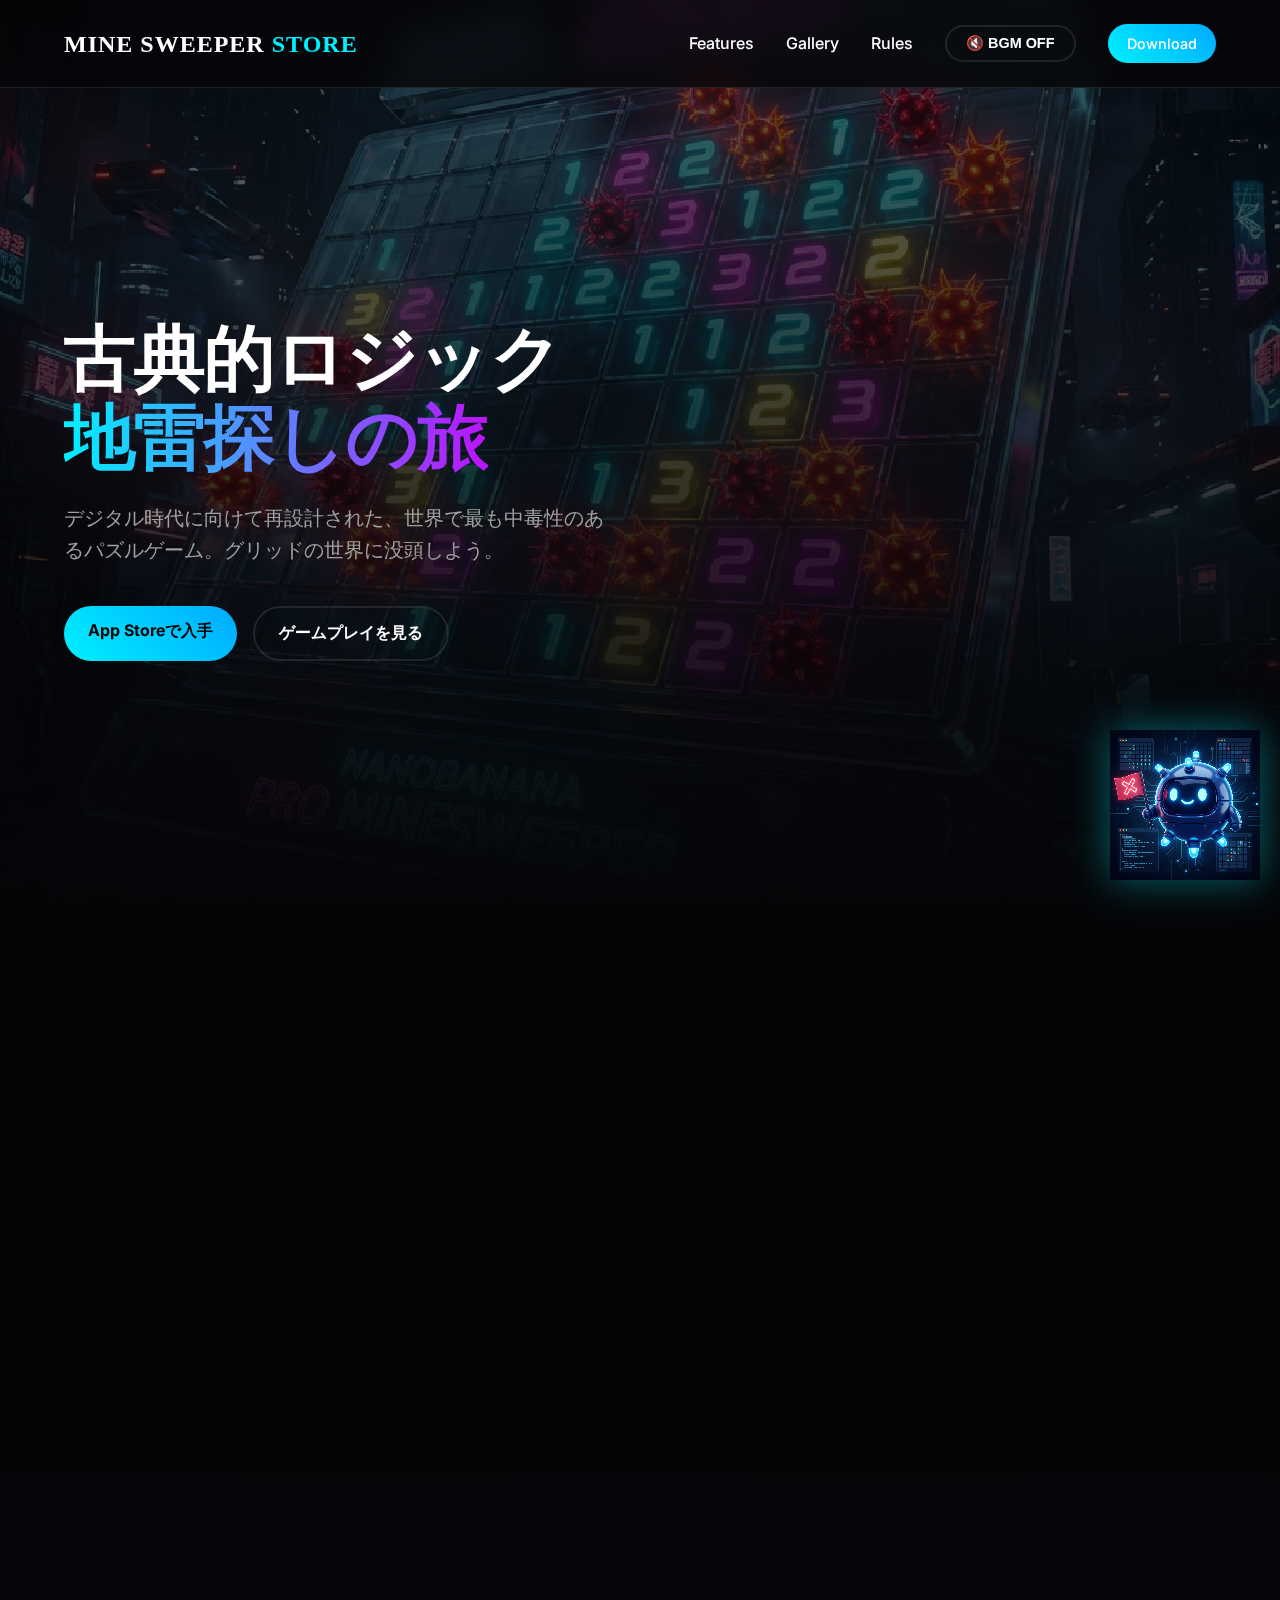
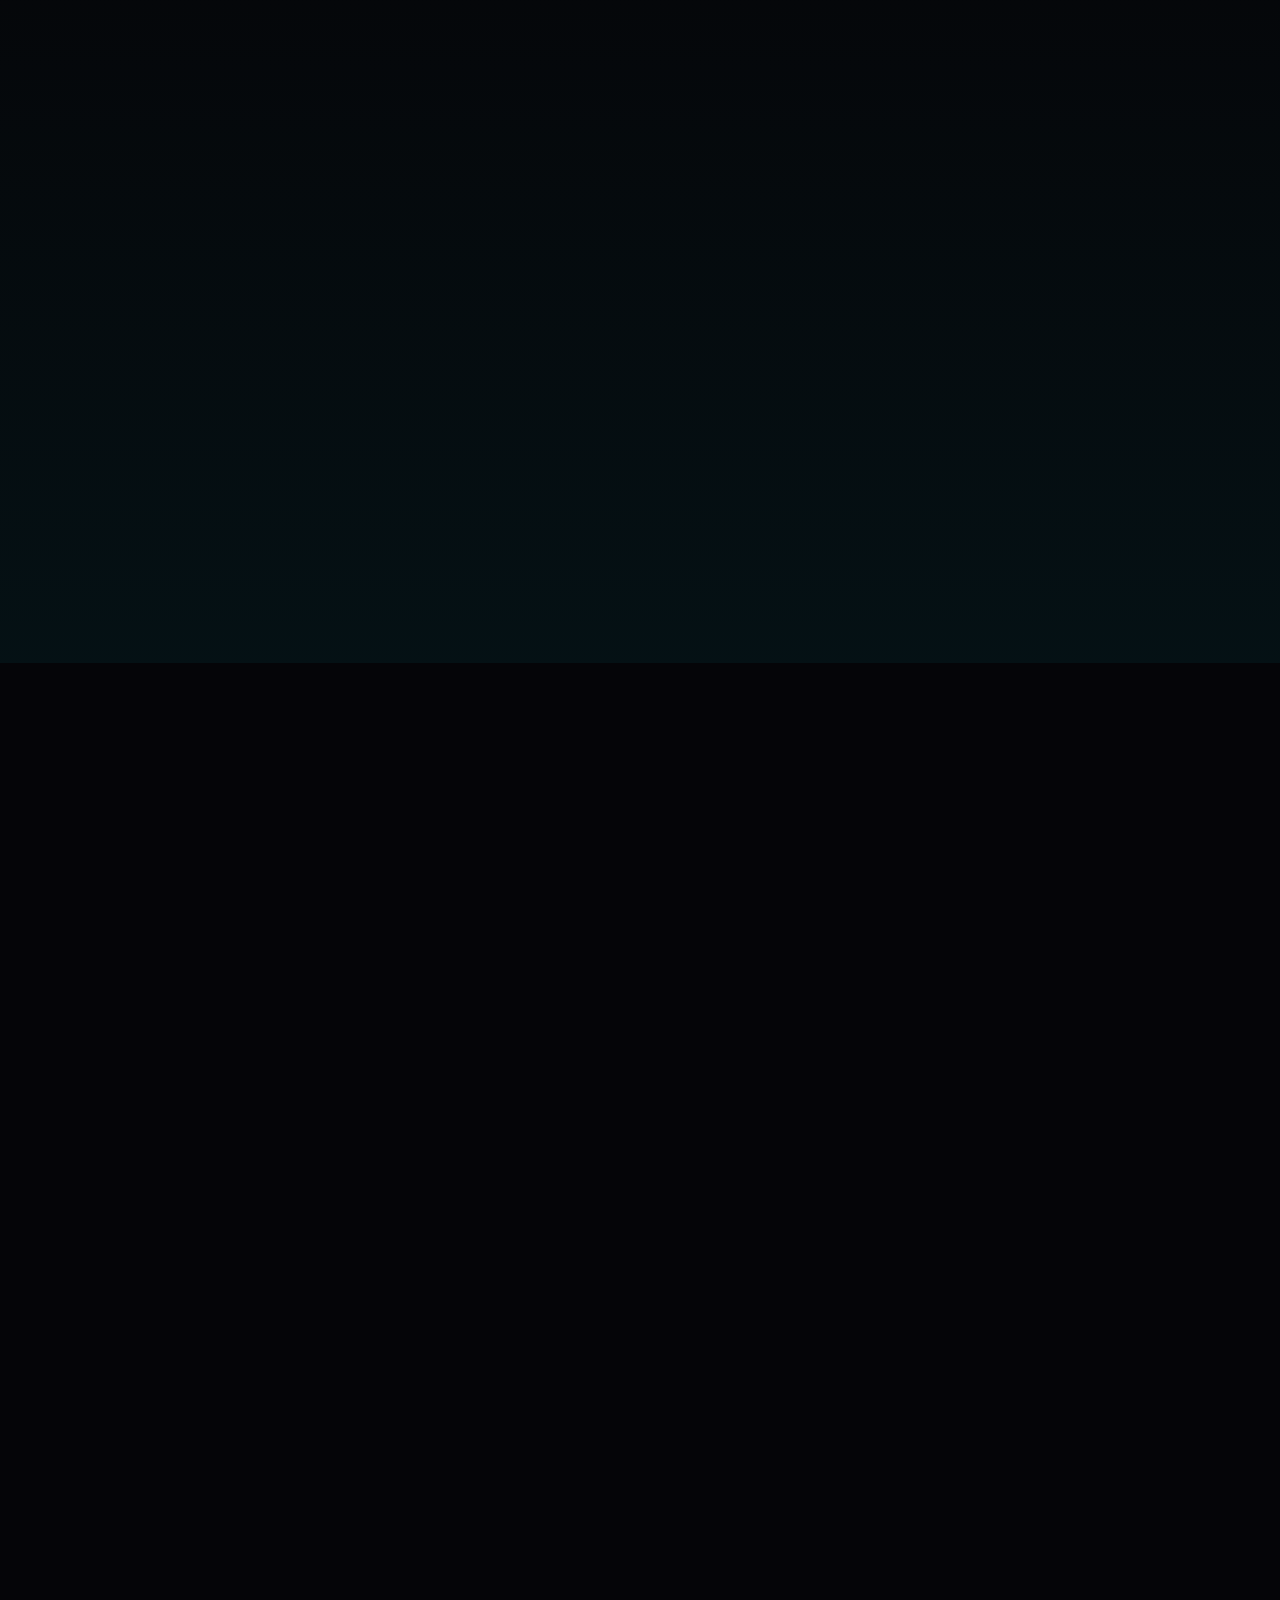
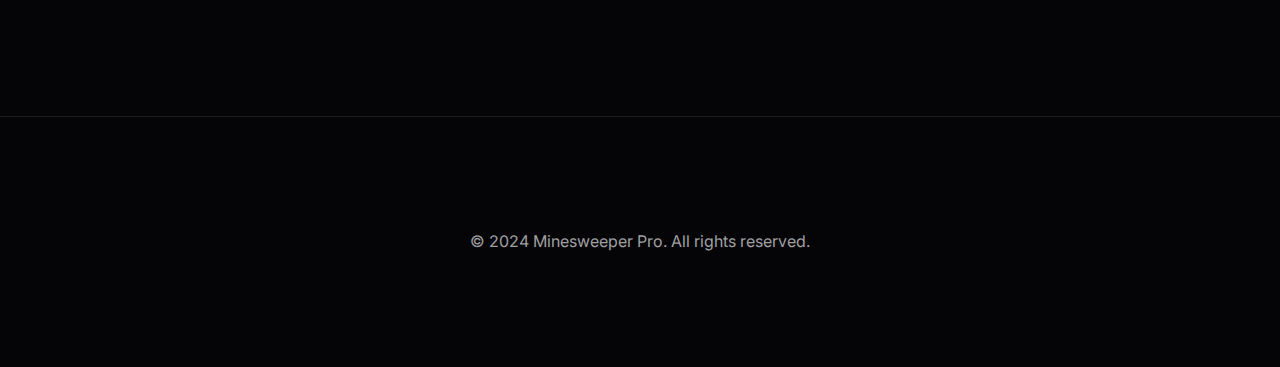
<file: index.html>
<!DOCTYPE html>
<html lang="ja">

<head>
    <meta charset="UTF-8">
    <meta name="viewport" content="width=device-width, initial-scale=1.0">
    <title>Minesweeper Pro - 究極の論理パズル</title>
    <meta name="description" content="これまでにないマインスイーパ体験を。美しいビジュアル、スムーズな操作性、そしてダークモード。今すぐダウンロード。">

    <!-- Google Fonts -->
    <link rel="preconnect" href="https://fonts.googleapis.com">
    <link rel="preconnect" href="https://fonts.gstatic.com" crossorigin>
    <link href="https://fonts.googleapis.com/css2?family=Inter:wght@300;400;600;800&family=Outfit:wght@700&display=swap"
        rel="stylesheet">

    <link rel="stylesheet" href="style.css">

    <!-- Animation Library (AOS) -->
    <link href="https://unpkg.com/aos@2.3.1/dist/aos.css" rel="stylesheet">
</head>

<body>

    <nav class="navbar">
        <div class="logo">MINE SWEEPER <span class="highlight">STORE</span></div>
        <ul class="nav-links">
            <li><a href="#features">Features</a></li>
            <li><a href="#showcase">Gallery</a></li>
            <li><a href="#how-to-play">Rules</a></li>
            <li><button id="bgm-toggle" class="btn-secondary small" style="cursor: pointer;">🔇 BGM OFF</button></li>
            <li><a href="#download" class="btn-primary small">Download</a></li>
        </ul>
    </nav>

    <header class="hero">
        <div class="hero-bg">
            <img src="assets/hero.png" alt="Minesweeper Grid Background">
        </div>
        <div class="container hero-container">
            <div class="hero-text" data-aos="fade-right">
                <h1>古典的ロジック<br><span class="gradient-text">地雷探しの旅</span></h1>
                <p>デジタル時代に向けて再設計された、世界で最も中毒性のあるパズルゲーム。グリッドの世界に没頭しよう。
                </p>
                <div class="hero-buttons">
                    <a href="#download" class="btn-primary">App Storeで入手</a>
                    <a href="#showcase" class="btn-secondary">ゲームプレイを見る</a>
                </div>
            </div>
            <!-- Removed Hero Visual as requested -->
        </div>
    </header>

    <section id="features" class="features">
        <div class="container">
            <!-- Removed Title "Why Go Pro?" -->
            <h2 data-aos="fade-up">特徴</h2>
            <div class="feature-grid">
                <div class="feature-card glass" data-aos="fade-up" data-aos-delay="100">
                    <div class="icon">✨</div>
                    <h3>懐かしいビジュアル</h3>
                    <p>灰色の箱は忘れましょう。滑らかなアニメーションを備えた、ネオン輝く没入感のあるインターフェースをお楽しみください。</p>
                </div>
                <div class="feature-card glass" data-aos="fade-up" data-aos-delay="200">
                    <div class="icon">🎮</div>
                    <h3>精密な操作性</h3>
                    <p>タッチ操作のために設計。正確なタップ、ホールド、フラグ立てが可能。誤爆はもうありません。</p>
                </div>
                <div class="feature-card glass" data-aos="fade-up" data-aos-delay="300">
                    <div class="icon">🌙</div>
                    <h3>真のダークモード</h3>
                    <p>目に優しく、深夜のプレイに最適。有機ELの深い黒が色を鮮やかに引き立てます。</p>
                </div>
            </div>
        </div>
    </section>

    </section>

    <section id="how-to-play" class="tutorial-section">
        <div class="container">
            <h2 data-aos="fade-up" style="text-align: center;">遊び方ガイド</h2>
            <div class="tutorial-grid">
                <!-- Step 1 -->
                <div class="tutorial-card" data-aos="fade-up" data-aos-delay="100">
                    <div class="ms-demo-grid">
                        <div class="ms-cell open"></div>
                        <div class="ms-cell open one">1</div>
                        <div class="ms-cell closed"></div>
                        <div class="ms-cell open"></div>
                        <div class="ms-cell open one">1</div>
                        <div class="ms-cell closed"></div>
                        <div class="ms-cell open"></div>
                        <div class="ms-cell open"></div>
                        <div class="ms-cell open"></div>
                    </div>
                    <h3>1. 数字を見る</h3>
                    <p>開いたマスの数字は、その周囲8マス（縦・横・斜め）に隠れている地雷の数を示しています。</p>
                </div>

                <!-- Step 2 -->
                <div class="tutorial-card" data-aos="fade-up" data-aos-delay="200">
                    <div class="ms-demo-grid">
                        <div class="ms-cell open one">1</div>
                        <div class="ms-cell flag">🚩</div>
                        <div class="ms-cell open one">1</div>
                        <div class="ms-cell open one">1</div>
                        <div class="ms-cell open two">2</div>
                        <div class="ms-cell open one">1</div>
                        <div class="ms-cell open"></div>
                        <div class="ms-cell open one">1</div>
                        <div class="ms-cell closed"></div>
                    </div>
                    <h3>2. 地雷を特定する</h3>
                    <p>数字をヒントに、「ここには絶対に地雷がある」と確信したら、長押し（または右クリック）で旗を立てましょう。</p>
                </div>

                <!-- Step 3 -->
                <div class="tutorial-card" data-aos="fade-up" data-aos-delay="300">
                    <div class="ms-demo-grid">
                        <div class="ms-cell open one">1</div>
                        <div class="ms-cell flag">🚩</div>
                        <div class="ms-cell open one">1</div>
                        <div class="ms-cell open one">1</div>
                        <div class="ms-cell closed"></div>
                        <div class="ms-cell open one">1</div>
                        <div class="ms-cell open"></div>
                        <div class="ms-cell open one">1</div>
                        <div class="ms-cell closed"></div>
                    </div>
                    <h3>3. 安全な場所を開く</h3>
                    <p>地雷以外のすべてのマスを開けばクリアです！論理と推測を駆使してグリッドを攻略しましょう。</p>
                </div>
            </div>
        </div>
    </section>

    <section id="showcase" class="showcase">
        <div class="container split-layout">
            <div class="text-content" data-aos="fade-right">
                <h2>完璧を目指した<span class="highlight">デザイン</span></h2>
                <p>すべてのピクセルが磨き上げられています。心地よいクリック音から勝利時のパーティクルエフェクトまで、Minesweeper Proは素朴な名作を感覚的な体験へと昇華させます。</p>
                <ul class="feature-list">
                    <li>デイリーチャレンジ</li>
                    <li>グローバルランキング</li>
                    <li>カスタマイズ可能なテーマ</li>
                </ul>
            </div>
            <div class="image-content" data-aos="fade-left">
                <div class="mockup-container">
                    <img src="assets/mockup.png" alt="App Mockup" class="floating-mockup">
                    <div class="glow-effect"></div>
                </div>
            </div>
        </div>
    </section>

    <section id="download" class="cta-section">
        <div class="glass card" data-aos="zoom-in">
            <h2>地雷原に行く準備はいいですか？</h2>
            <p>数百万人のプレイヤーと共に、論理とスピードの究極のテストに参加しましょう。</p>
            <button class="btn-primary large">今すぐダウンロード &rarr;</button>
        </div>
    </section>

    <footer>
        <div class="container">
            <p>&copy; 2024 Minesweeper Pro. All rights reserved.</p>
        </div>
    </footer>

    <a href="#" class="mas-bot-container" id="mascot-click" onclick="return false;">
        <img src="assets/mascot.png" alt="Mas Bot" class="mas-bot">
    </a>

    <audio id="bgm-audio" loop>
        <source src="assets/bgm.mp3" type="audio/mp3">
    </audio>
    <audio id="sfx-click">
        <source src="assets/click.mp3" type="audio/mp3">
    </audio>

    <script src="https://unpkg.com/aos@2.3.1/dist/aos.js"></script>
    <script src="script.js"></script>
</body>

</html>
</file>
<file: style.css>
:root {
    --bg-color: #050508;
    --card-bg: rgba(255, 255, 255, 0.03);
    --primary-color: #00f0ff;
    --secondary-color: #bc13fe;
    --text-color: #ffffff;
    --text-muted: #a0a0a0;
    --glass-border: rgba(255, 255, 255, 0.1);
}

* {
    margin: 0;
    padding: 0;
    box-sizing: border-box;
}

body {
    font-family: 'Inter', sans-serif;
    background-color: var(--bg-color);
    color: var(--text-color);
    overflow-x: hidden;
    line-height: 1.6;
    image-rendering: pixelated;
}

h1,
h2,
h3 {
    font-family: 'DotGothic16', sans-serif;
    text-transform: uppercase;
    letter-spacing: 0.05em;
}

.logo {
    font-family: 'Press Start 2P', cursive;
    text-transform: uppercase;
    font-size: 1.2rem;
    /* Adjusted for wider font */
    line-height: 1.5;
}

/* Navbar */
.navbar {
    position: fixed;
    top: 0;
    width: 100%;
    padding: 1.5rem 5%;
    display: flex;
    justify-content: space-between;
    align-items: center;
    z-index: 1000;
    background: rgba(5, 5, 8, 0.8);
    backdrop-filter: blur(10px);
    border-bottom: 1px solid var(--glass-border);
}

.logo {
    font-size: 1.5rem;
    font-weight: 700;
    letter-spacing: 1px;
}

.highlight {
    color: var(--primary-color);
}

.nav-links {
    list-style: none;
    display: flex;
    gap: 2rem;
    align-items: center;
}

.nav-links a {
    text-decoration: none;
    color: var(--text-color);
    font-weight: 500;
    transition: color 0.3s;
}

.nav-links a:hover {
    color: var(--primary-color);
}

/* Buttons */
.btn-primary {
    background: linear-gradient(45deg, var(--primary-color), #00aaff);
    color: #000;
    padding: 0.8rem 1.5rem;
    border-radius: 30px;
    text-decoration: none;
    font-weight: 700;
    transition: transform 0.3s, box-shadow 0.3s;
    border: none;
    cursor: pointer;
    display: inline-block;
}

.btn-primary:hover {
    transform: translateY(-2px);
    box-shadow: 0 0 20px rgba(0, 240, 255, 0.4);
}

.btn-secondary {
    background: transparent;
    border: 2px solid var(--glass-border);
    color: white;
    padding: 0.8rem 1.5rem;
    border-radius: 30px;
    text-decoration: none;
    font-weight: 600;
    transition: all 0.3s;
    display: inline-block;
}

.btn-secondary:hover {
    border-color: var(--primary-color);
    color: var(--primary-color);
}

.btn-primary.small,
.btn-secondary.small {
    padding: 0.5rem 1.2rem;
    font-size: 0.9rem;
}

.btn-primary.large {
    padding: 1rem 2.5rem;
    font-size: 1.2rem;
}

/* Hero Section */
.hero {
    min-height: 100vh;
    display: flex;
    align-items: center;
    position: relative;
    overflow: hidden;
    padding-top: 80px;
}

.hero-bg {
    position: absolute;
    top: 0;
    left: 0;
    width: 100%;
    height: 100%;
    z-index: -1;
}

.hero-bg::after {
    content: '';
    position: absolute;
    top: 0;
    left: 0;
    width: 100%;
    height: 100%;
    background: linear-gradient(to bottom, rgba(5, 5, 8, 0.3), var(--bg-color));
}

.hero-bg img {
    width: 100%;
    height: 100%;
    object-fit: cover;
    opacity: 0.6;
}

.hero-container {
    display: flex;
    align-items: center;
    justify-content: space-between;
    width: 100%;
    padding: 0 1.5rem;
    max-width: 1200px;
    margin: 0 auto;
}

.hero-text {
    flex: 1;
    max-width: 600px;
}

.hero-visual {
    flex: 1;
    display: flex;
    justify-content: flex-end;
    align-items: center;
    position: relative;
}

.hero-text h1 {
    font-size: 4.5rem;
    line-height: 1.1;
    margin-bottom: 1.5rem;
    letter-spacing: -2px;
}

.gradient-text {
    background: linear-gradient(to right, var(--primary-color), var(--secondary-color));
    -webkit-background-clip: text;
    background-clip: text;
    color: transparent;
}

.hero-text p {
    font-size: 1.25rem;
    color: var(--text-muted);
    margin-bottom: 2.5rem;
    max-width: 90%;
}

.hero-buttons {
    display: flex;
    gap: 1rem;
}

/* Features */
.container {
    max-width: 1200px;
    margin: 0 auto;
    padding: 5rem 1.5rem;
}

.features {
    text-align: center;
    position: relative;
}

.features h2 {
    font-size: 2.5rem;
    margin-bottom: 3rem;
}

.feature-grid {
    display: grid;
    grid-template-columns: repeat(auto-fit, minmax(300px, 1fr));
    gap: 2rem;
}

.feature-card {
    padding: 2.5rem;
    border-radius: 20px;
    text-align: left;
    transition: transform 0.3s;
}

.glass {
    background: var(--card-bg);
    backdrop-filter: blur(12px);
    border: 1px solid var(--glass-border);
    box-shadow: 0 8px 32px 0 rgba(0, 0, 0, 0.37);
}

.feature-card:hover {
    transform: translateY(-10px);
    border-color: var(--primary-color);
}

.feature-card .icon {
    font-size: 2.5rem;
    margin-bottom: 1rem;
}

.feature-card h3 {
    margin-bottom: 0.5rem;
    color: white;
}

.feature-card p {
    color: var(--text-muted);
}

/* Showcase */
.showcase {
    overflow: hidden;
}

.split-layout {
    display: flex;
    align-items: center;
    gap: 4rem;
}

.text-content {
    flex: 1;
}

.text-content h2 {
    font-size: 3rem;
    margin-bottom: 1.5rem;
    line-height: 1.2;
}

.feature-list {
    margin-top: 2rem;
    list-style: none;
}

.feature-list li {
    margin-bottom: 1rem;
    padding-left: 2rem;
    position: relative;
    font-size: 1.1rem;
}

.feature-list li::before {
    content: '✓';
    color: var(--secondary-color);
    position: absolute;
    left: 0;
    font-weight: bold;
}

.image-content {
    flex: 1;
    display: flex;
    justify-content: center;
    position: relative;
}

.mockup-container {
    position: relative;
    max-width: 400px;
}

.floating-mockup {
    width: 100%;
    animation: float 6s ease-in-out infinite;
    filter: drop-shadow(0 20px 50px rgba(0, 0, 0, 0.5));
}

.glow-effect {
    position: absolute;
    top: 50%;
    left: 50%;
    transform: translate(-50%, -50%);
    width: 300px;
    height: 300px;
    background: var(--secondary-color);
    filter: blur(100px);
    opacity: 0.2;
    z-index: -1;
}

@keyframes float {
    0% {
        transform: translateY(0px);
    }

    50% {
        transform: translateY(-20px);
    }

    100% {
        transform: translateY(0px);
    }
}

/* CTA */
.cta-section {
    text-align: center;
    padding: 5rem 1.5rem;
}

.cta-section .card {
    padding: 4rem;
    max-width: 800px;
    margin: 0 auto;
    border-radius: 30px;
}

.cta-section h2 {
    font-size: 2.5rem;
    margin-bottom: 1rem;
}

.cta-section p {
    margin-bottom: 2rem;
    color: var(--text-muted);
}

/* Footer */
footer {
    border-top: 1px solid var(--glass-border);
    padding: 2rem 0;
    text-align: center;
    color: var(--text-muted);
}

/* Responsive */
@media (max-width: 768px) {
    .hero-text h1 {
        font-size: 2rem;
        /* Smaller for mobile readability */
    }

    .navbar {
        flex-direction: column;
        padding: 1rem;
        gap: 1rem;
    }

    .nav-links {
        gap: 1rem;
        flex-wrap: wrap;
        justify-content: center;
        width: 100%;
    }

    .split-layout {
        flex-direction: column;
        text-align: center;
    }

    .text-content,
    .image-content {
        width: 100%;
    }

    .feature-list li {
        text-align: left;
        display: block;
        /* Align vertically for easier reading on mobile */
        margin: 0.5rem 0;
    }

    .feature-grid,
    .tutorial-grid {
        grid-template-columns: 1fr;
        /* Force single column on mobile */
        padding: 0 1rem;
    }

    .mas-bot-container {
        width: 60px !important;
        bottom: 10px;
        right: 10px;
    }
}

/* Mascot */
.hero-mascot {
    width: 100%;
    max-width: 350px;
    height: auto;
    filter: drop-shadow(0 0 50px rgba(0, 240, 255, 0.2));
    animation: float 6s ease-in-out infinite;
    mix-blend-mode: screen;
}

/* Responsive Hero */
@media (max-width: 968px) {
    .hero-container {
        flex-direction: column-reverse;
        text-align: center;
        gap: 3rem;
        padding-top: 2rem;
    }

    .hero-text {
        align-items: center;
        display: flex;
        flex-direction: column;
    }

    .hero-visual {
        justify-content: center;
        width: 100%;
    }

    .hero-buttons {
        justify-content: center;
    }

    .hero-mascot {
        max-width: 300px;
    }
}

/* Floating Mas Bot */
.mas-bot-container {
    position: fixed;
    bottom: 20px;
    right: 20px;
    width: 150px;
    z-index: 2000;
    pointer-events: auto;
    cursor: pointer;
    animation: float 6s ease-in-out infinite;
    transition: transform 0.3s;
}

.mas-bot-container:hover {
    transform: scale(1.1);
}

.mas-bot {
    width: 100%;
    height: auto;
    display: block;
    /* Attempt to remove background visually if it's black, consistent with other assets */
    mix-blend-mode: screen;
    filter: drop-shadow(0 0 20px rgba(0, 240, 255, 0.4));
}

/* Tutorial Section */
.tutorial-section {
    padding: 5rem 1.5rem;
    background: linear-gradient(to bottom, var(--bg-color), rgba(0, 240, 255, 0.05));
}

.tutorial-grid {
    display: grid;
    grid-template-columns: repeat(auto-fit, minmax(280px, 1fr));
    gap: 3rem;
    max-width: 1200px;
    margin: 3rem auto 0;
}

.tutorial-card {
    background: var(--card-bg);
    border: 1px solid var(--glass-border);
    border-radius: 20px;
    padding: 2rem;
    text-align: center;
    transition: transform 0.3s;
}

.tutorial-card:hover {
    transform: translateY(-5px);
    border-color: var(--primary-color);
}

.tutorial-card h3 {
    margin: 1.5rem 0 1rem;
    color: var(--primary-color);
}

.tutorial-card p {
    color: var(--text-muted);
}

/* CSS-based Minesweeper Diagram */
.ms-demo-grid {
    display: inline-grid;
    grid-template-columns: repeat(3, 1fr);
    gap: 2px;
    background: #333;
    padding: 2px;
    border-radius: 4px;
    margin-bottom: 1rem;
    box-shadow: 0 0 15px rgba(0, 240, 255, 0.2);
}

.ms-cell {
    width: 40px;
    height: 40px;
    display: flex;
    justify-content: center;
    align-items: center;
    font-weight: bold;
    font-family: 'Consolas', monospace;
    font-size: 1.2rem;
    cursor: default;
    user-select: none;
}

.ms-cell.closed {
    background: #4a4a4a;
    border-top: 2px solid #666;
    border-left: 2px solid #666;
    border-right: 2px solid #222;
    border-bottom: 2px solid #222;
}

.ms-cell.open {
    background: #2a2a2a;
    border: 1px solid #333;
}

.ms-cell.one {
    color: #00f0ff;
}

.ms-cell.two {
    color: #bc13fe;
}

.ms-cell.three {
    color: #ff0055;
}

.ms-cell.flag {
    color: #ff0055;
}

.ms-cell.mine {
    background: #ff0055;
    color: white;
    border-color: #aa0033;
}
</file>
